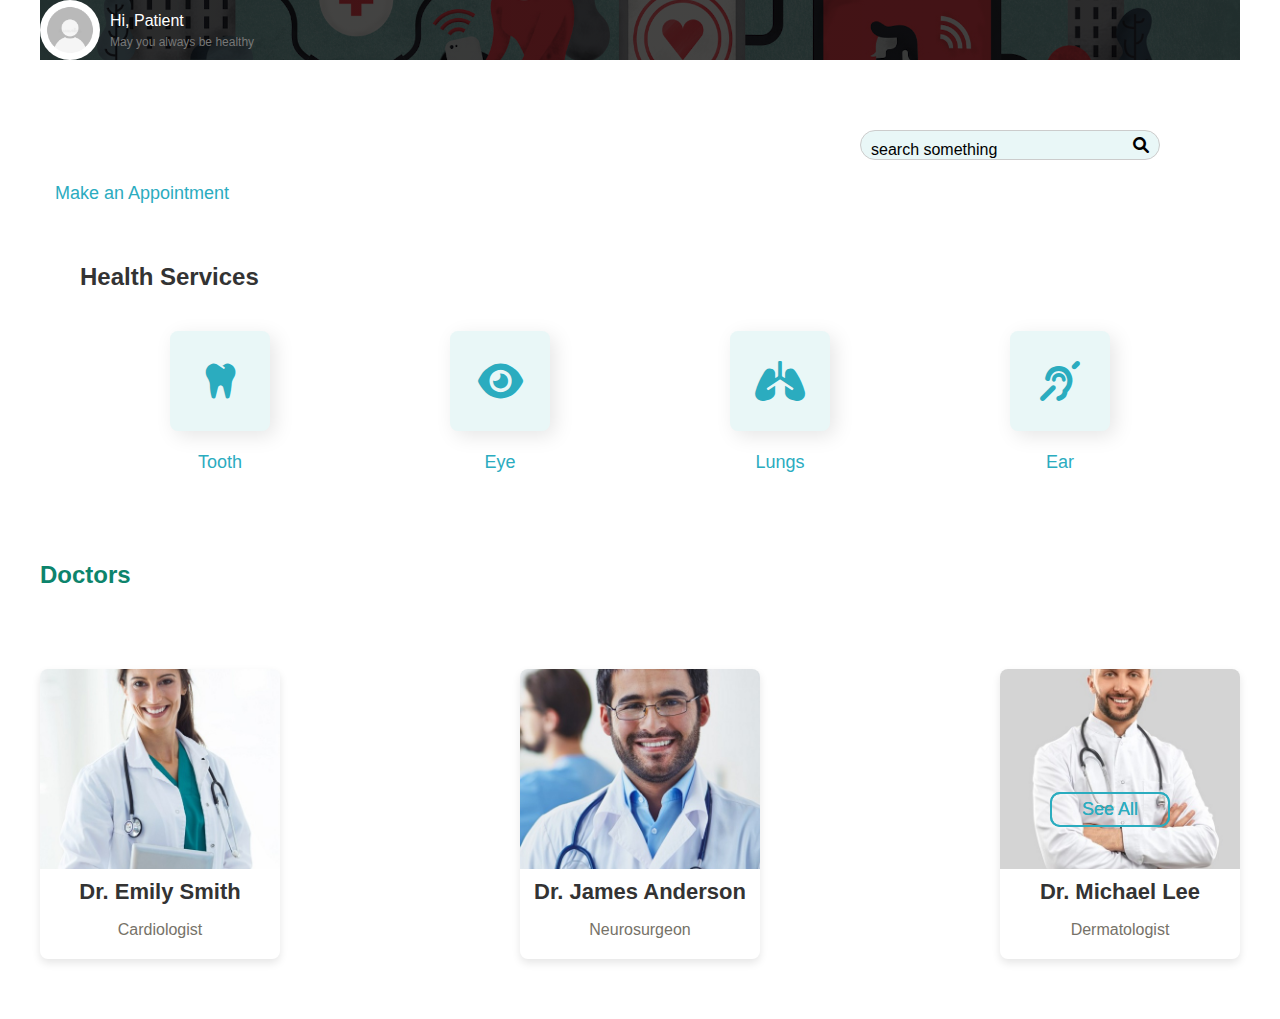
<file: home/home.html>
<!DOCTYPE html>
<html lang="en">
<head>
    <meta charset="UTF-8">
    <meta name="viewport" content="width=device-width, initial-scale=1.0">
    <title>Healthcare App</title>
    <link rel="stylesheet" href="https://cdnjs.cloudflare.com/ajax/libs/font-awesome/6.0.0/css/all.min.css">
    <link rel="stylesheet" href="home.css">
</head>
<body>
    <div class="container">
        <header>
            <div class="top-left">
                <img src="assets/profile.webp" alt="Patient" class="patient-avatar">
                <div>
                    <p class="greeting">Hi, Patient</p>
                    <p class="status">May you always be healthy</p>
                </div>
            </div>
            <div class="notification">
                <i class="fa-solid fa-bell icon"></i>
            </div>
            <div class="settings">
                <i class="fa-solid fa-setting icon"></i>
            </div>
            <div class="search">
                <label for="search-input">search something</label></label>
                <i class="fa-solid fa-magnifying-glass icon"></i>
            </div>
        </header>

        <!-- Main Content Box -->
        <div class="main-box">
            <p class="main-text">Find a doctor easily</p>
            <div class="appointment-box">
                <p>Make an Appointment</p>
            </div>
        </div>

        <!-- Health Services Section -->
        <section class="health-services">
            <div class="section-header">
                <h2 class="section-title">Health Services</h2>
                <a href="#" class="see-all">See All</a>
            </div>
            <div class="services-list">
                <div class="service-item">
                    <i class="fa-solid fa-tooth"></i>
                    <p class="service-label">Tooth</p>
                </div>
                <div class="service-item">
                    <i class="fa-solid fa-eye"></i>
                    <p class="service-label">Eye</p>
                </div>
                <div class="service-item">
                    <i class="fa-solid fa-lungs"></i>
                    <p class="service-label">Lungs</p>
                </div>
                <div class="service-item">
                    <i class="fa-solid fa-ear-deaf"></i>
                    <p class="service-label">Ear</p>
                </div>
            </div>
        </section>

        <!-- Doctors Section -->
        <section class="section__container doctors__container" id="pages">
            <div class="doctors__header">
              <div class="doctors__header__content">
                <h2 class="section__header">Doctors</h2>
                <a href="#" class="see-all">See All</a>
              </div>
              <div class="doctors__nav">
                <span><i class="ri-arrow-left-line"></i></span>
                <span><i class="ri-arrow-right-line"></i></span>
              </div>
            </div>
            <div class="doctors__grid">
              <div class="doctors__card">
                <div class="doctors__card__image">
                  <img src="assets/doctor-1.jpg" alt="doctor" />
                  <div class="doctors__socials">
                    <span><i class="ri-instagram-line"></i></span>
                    <span><i class="ri-facebook-fill"></i></span>
                    <span><i class="ri-heart-fill"></i></span>
                    <span><i class="ri-twitter-fill"></i></span>
                  </div>
                </div>
                <h4>Dr. Emily Smith</h4>
                <p>Cardiologist</p>
              </div>
              <div class="doctors__card">
                <div class="doctors__card__image">
                  <img src="assets/doctor-2.jpg" alt="doctor" />
                  <div class="doctors__socials">
                    <span><i class="ri-instagram-line"></i></span>
                    <span><i class="ri-facebook-fill"></i></span>
                    <span><i class="ri-heart-fill"></i></span>
                    <span><i class="ri-twitter-fill"></i></span>
                  </div>
                </div>
                <h4>Dr. James Anderson</h4>
                <p>Neurosurgeon</p>
              </div>
              <div class="doctors__card">
                <div class="doctors__card__image">
                  <img src="assets/doctor-3.jpg" alt="doctor" />
                  <div class="doctors__socials">
                    <span><i class="ri-instagram-line"></i></span>
                    <span><i class="ri-facebook-fill"></i></span>
                    <span><i class="ri-heart-fill"></i></span>
                    <span><i class="ri-twitter-fill"></i></span>
                  </div>
                </div>
                <h4>Dr. Michael Lee</h4>
                <p>Dermatologist</p>
              </div>
            </div>
          </section>
    </div>
</file>
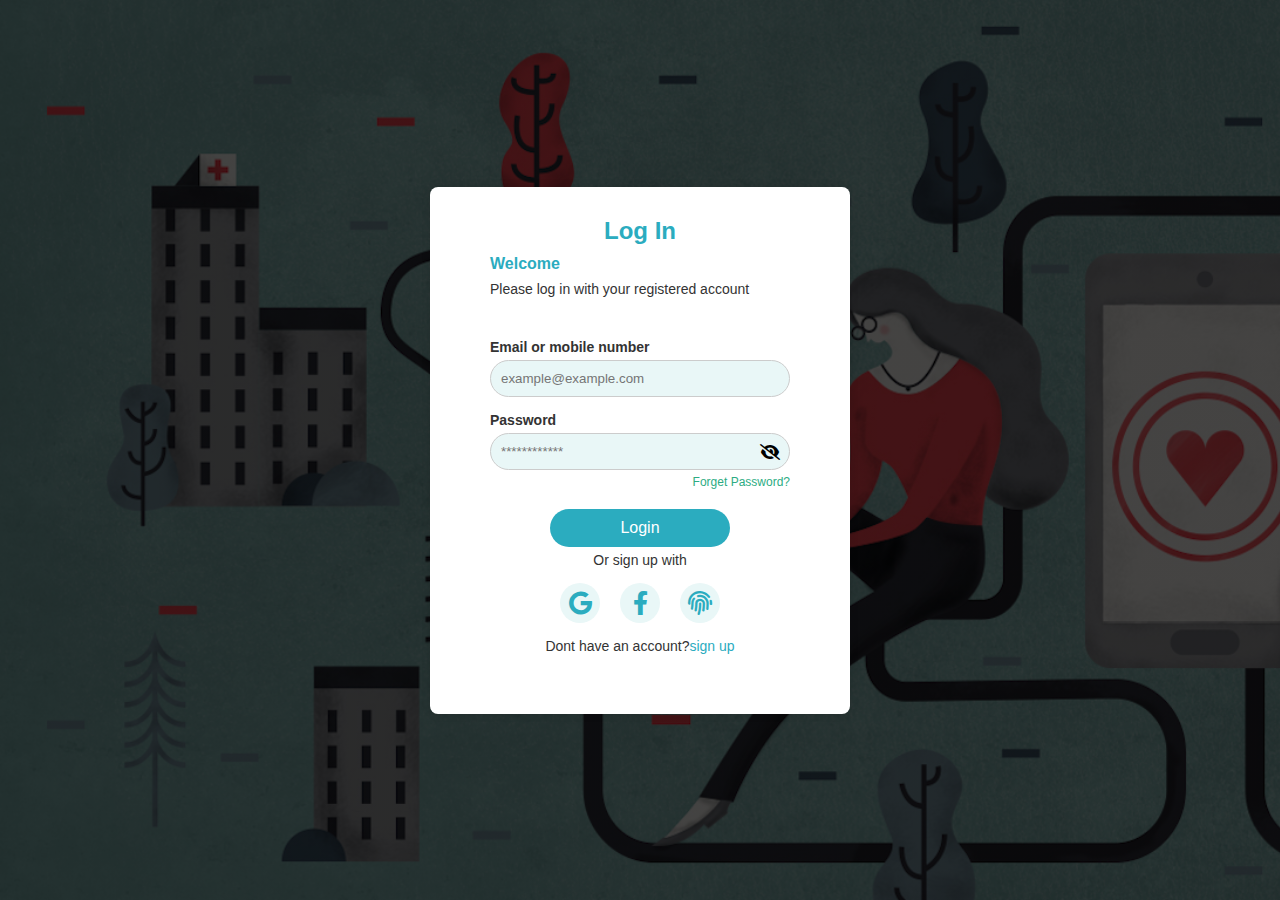
<file: test login/login.html>
<!DOCTYPE html>
<html lang="en">
<head>
    <meta charset="UTF-8">
    <meta name="viewport" content="width=device-width, initial-scale=1.0">
    <title>Login Page</title>
    <link rel="stylesheet" href="https://cdnjs.cloudflare.com/ajax/libs/font-awesome/6.0.0-beta3/css/all.min.css">
    <link rel="stylesheet" href="login.css">
</head>
<body>
    <div class="container">
        <h1>Log In</h1>
        <div class="header">
            <h2>Welcome</h2>
            <p>Please log in with your registered account</p>
        </div>
        <div class="input-group">
            <label for="email">Email or mobile number</label>
            <input type="text" id="email" placeholder="example@example.com">
        </div>
        <div class="input-group">
            <label for="password">Password</label>
            <input type="password" id="password" placeholder="************">
            <i class="fas fa-eye-slash icon"></i>
        </div>
        <a href="#" class="forget-password">Forget Password?</a>
        <a href="C:/Users/Administrator/Downloads/Patien%20Tracker%20website/Patien%20Tracker%20website/test%20login/index.html">
        <button class="btn">Login</button>
        </a>
        <p>Or sign up with</p>
        <div class="social-buttons">
            <button class="icon-button google"><i class="fab fa-google"></i></button>
            <button class="icon-button facebook"><i class="fab fa-facebook-f"></i></button>
            <button class="icon-button fingerprint"><i class="fas fa-fingerprint"></i></button>
        </div>
        <div class="signup">Dont have an account?<span>sign up</span></div>
    </div>
</body>
</html>
</file>
<file: home/home.css>
:root {
    --primary-color: #2BACBF;
    --primary-color-dark: #0d846c;
    --primary-color-light: #e9f7f7;
    --secondary-color-dark: #11856d;
    --text-dark: #333333;
    --text-light: #767268;
    --white: #ffffff;
    --max-width: 1200px;
}

body {
    font-family: Arial, sans-serif;
    margin: 0;
    padding: 0;
    background-color: #fff;
}

.container {
    width: 100%;
    max-width: 1200px;
    margin: 0 auto;
    background-color: #fff;
}

header {
    background-image: linear-gradient(
        to right,
        rgba(0, 0, 0, 0.737),
        rgba(1, 0, 0, 0.735)
      ),
      url("assets/head.jpg");
    background-position: center center;
    background-size: cover;
    background-repeat: no-repeat;
  }

.top-left {
    display: flex;
    align-items: center;
}

.greeting {
    font-size: 16px;
    color: #fff;
    margin: 0 0 5px 10px;
}

.status {
    font-size: 12px;
    color: #777;
    margin: 0 0 0 10px;
}

.patient-avatar {
    width: 60px;
    height: 60px;
    border-radius: 50%;
}

.notification .icon {
    display: flex;
    flex-direction: column;
    align-items: flex-end;
    font-size: 24px;
    color: #fff;
    margin-bottom: 10px;
    position: absolute;
    right: 50px;
}

.settings .icon {
    display: flex;
    flex-direction: column;
    align-items: flex-end;
    font-size: 24px;
    color: #333;
    margin-bottom: 10px;
    position: absolute;
    right: 30px;
}

.search{
    padding: 10px;
    width: 300px;
    height: 30px;
    border: 1px solid #ccc;
    border-radius: 30px;
    box-sizing: border-box;
    background: var(--primary-color-light);
    position: absolute;
    top: 130px;
    right: 120px;
}

.input-group label {
    font-size: 14px;
    color: #333;
    font-weight: bold;
    position:relative;
    right: 50px;
    top: 40%;
}

.search .icon{
    position: absolute;
    right: 10px;
    top: 50%;
    transform: translateY(-50%);
    cursor: pointer;
}

.main-text {
    font-size: 28px;
    color: var(--white);
    margin-bottom: 30px;
}

.appointment-box {
    padding: 15px;
    height: 15px;
    background-color: var(--white);
    color: var(--primary-color);
    border-radius: 4px;
    display: inline-block;
    font-size: 18px;
}

.section-header {
    display: flex;
    justify-content: space-between;
    padding: 0 40px;
    margin-top: 40px;
}

.section-title {
    font-size: 24px;
    color: #333;
}

.see-all {
    font-size: 18px;
    color: var(--primary-color);
    text-decoration: none;
    position: absolute;
    top: 88%;
    right: 110px;
    border: #2BACBF solid 2px;
    display: inline-block;
    padding: 5px 30px;
    border-radius: 10px;
}

.see-all :hover{
    color: var(--white);
    background-color: var(--primary-color);
}
.services-list {
    display: flex;
    justify-content: space-around;
    padding: 20px 40px;
}

.service-item {
    width: 100px;
    height: 100px;
    display: flex;
    justify-content: center;
    align-items: center;
    background-color:var(--primary-color-light);
    border-radius: 8px;
    box-shadow: 5px 5px 20px rgba(0, 0, 0, 0.1);
    position: relative;
    margin-bottom: 30px;
    cursor: pointer;
}

.service-item i {
    display: inline-block;
    padding: 20px 20px;
    font-size: 2.5rem;
    position: absolute;
    top: 10px;
    left: 50%;
    transform: translateX(-50%);
    color: var(--primary-color);
    border-radius: 100%;
    transition: 0.3s;
}

.service-label {
    position: absolute;
    bottom: -60px;
    left: 50%;
    transform: translateX(-50%);
    font-size: 18px;
    color: var(--primary-color);
}

.service-item :hover{
    color: var(--primary-color-dark);
}

.service-item i:hover{
    color: var(--primary-color-light);
    background-color: var(--primary-color);
}

.service-item label:hover{
    color: var(--primary-color-dark);
}

.doctors__container {
    padding-top: 60px;
    padding-bottom: 60px;
    background-color: var(--white);
}

.doctors__header {
    display: flex;
    align-items: center;
    justify-content: space-between;
    margin-bottom: 60px;
}

.doctors__header__content h2 {
    font-size: 24px;
    font-weight: 600;
    color: var(--primary-color-dark);
}

.doctors__nav span {
    font-size: 24px;
    color: var(--primary-color);
    margin: 0 15px;
    cursor: pointer;
}

.doctors__nav span:hover {
    color: var(--primary-color-dark);
}

.doctors__grid {
    display: flex;
    justify-content: space-between;
    gap: 10px;
}

.doctors__card {
    width: 20%;
    background-color: #ffffff;
    border-radius: 8px;
    overflow: hidden;
    box-shadow: 0px 4px 8px rgba(0, 0, 0, 0.1);
    text-align: center;
    transition: transform 0.3s ease;
}

.doctors__card:hover {
    transform: translateY(-5px);
}

.doctors__card__image {
    width: 100%;
    height: 200px;
    overflow: hidden;
}

.doctors__card__image img {
    width: 100%;
    height: 100%;
    object-fit: cover;
}

.doctors__socials {
    display: flex;
    justify-content: center;
    margin-top: 15px;
    gap: 10px;
}

.doctors__socials span {
    font-size: 20px;
    color: var(--primary-color);
    cursor: pointer;
}

.doctors__socials span:hover {
    color: var(--primary-color-dark);
}

.doctors__card h4 {
    font-size: 22px;
    color: #333;
    margin: 10px 0 5px 0;
}

.doctors__card p {
    font-size: 16px;
    color: #767268;
    margin-bottom: 20px;
}
</file>
<file: test login/login.css>
:root {
    --primary-color: #2BACBF;
    --primary-color-dark: #0d846c;
    --primary-color-light: #e9f7f7;
    --secondary-color-dark: #11856d;
    --text-dark: #333333;
    --text-light: #767268;
    --white: #ffffff;
    --max-width: 1200px;
}

body {
    font-family: Arial, sans-serif;
    display: flex;
    justify-content: center;
    align-items: center;
    height: 100vh;
    margin: 0;
    background-image: linear-gradient(to right,
            rgba(0, 0, 0, 0.737),
            rgba(1, 0, 0, 0.735)), url(assets/head.jpg);
    background-size: cover;

}

.container {
    background: #fff;
    padding: 60px;
    border-radius: 8px;
    box-shadow: 0 0 10px rgba(0, 0, 0, 0.1);
    width: 300px;
    text-align: center;
}

.container h1 {
    margin: 0;
    font-size: 24px;
    margin-bottom: 10px;
    color: var(--primary-color);
    position: relative;
    bottom: 30px;
}

.container .header h2 {
    margin: 5px 0;
    font-size: 16px;
    color: var(--primary-color);
    text-align: left;
    position: relative;
    bottom: 30px;
}

.container .header p {
    margin: 5px 0;
    font-size: 14px;
    color: #333;
    text-align: left;
    position: relative;
    bottom: 27px;
}

p {
    margin: 5px 0;
    font-size: 14px;
    color: #333;

}

.input-group {
    margin: 15px 0;
    position: relative;
    text-align: left;
}

.input-group label {
    display: block;
    margin-bottom: 5px;
    font-size: 14px;
    color: #333;
    font-weight: bold;
}

.input-group input {
    width: 100%;
    padding: 10px;
    border: 1px solid #ccc;
    border-radius: 30px;
    box-sizing: border-box;
    background: var(--primary-color-light);
}

.input-group .icon {
    position: absolute;
    right: 10px;
    top: 70%;
    transform: translateY(-50%);
    cursor: pointer;
}

.forget-password {
    font-size: 12px;
    text-align: right;
    position: relative;
    bottom: 10px;
    margin-top: 5px;
    display: block;
    color: #2cac83;
    text-decoration: none;
}

.forget-password:hover {
    text-decoration: underline;
}

.btn {
    background: var(--primary-color);
    text-align: middle;
    padding: 10px;
    border: none;
    border-radius: 30px;
    cursor: pointer;
    width: 60%;
    margin-top: 10px;
    font-size: 16px;
    color: #fff;
}

.btn:hover {
    background: var(--primary-color-dark);
}

.social-buttons {
    margin: 15px 0;
    display: flex;
    justify-content: center;
}

.social-buttons .icon-button {
    font-size: 24px;
    margin: 0 10px;
    cursor: pointer;
    color: var(--primary-color);
    background-color: #333;
    border: none;
    border-radius: 50%;
    width: 40px;
    height: 40px;
    display: flex;
    justify-content: center;
    align-items: center;
    transition: background-color 0.3s;
}

.social-buttons .icon-button:hover {
    color: var(--primary-color-dark);
}

.social-buttons .icon-button.google {
    background-color: var(--primary-color-light);
}

.social-buttons .icon-button.facebook {
    background-color: var(--primary-color-light);
}

.social-buttons .icon-button.fingerprint {
    background-color: var(--primary-color-light);
}

.signup {
    font-size: 14px;
    color: var(--text-dark);
}

.signup span {
    color: var(--primary-color);
    cursor: pointer;
}

.signup span:hover {
    color: var(--primary-color-dark);
}
</file>
